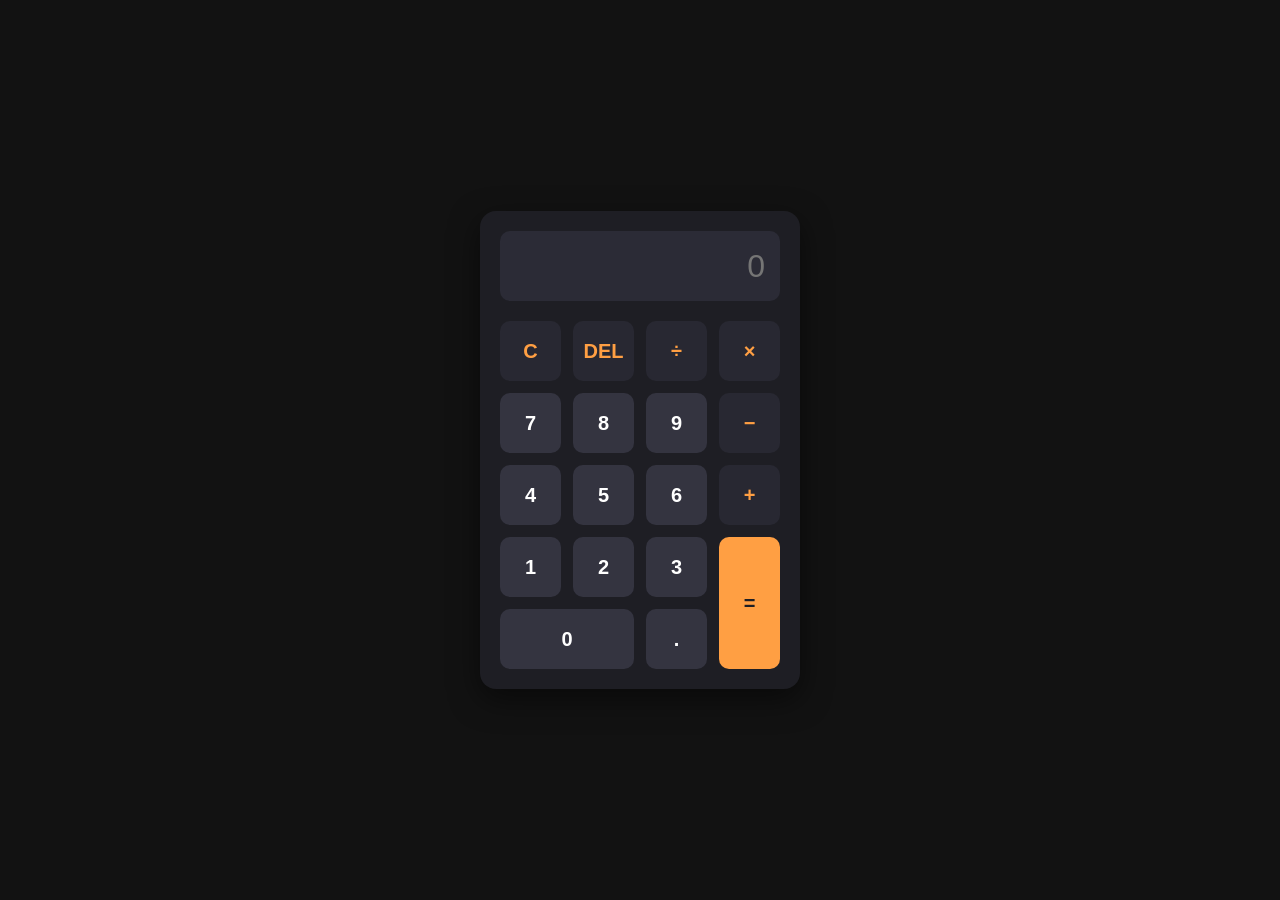
<file: index.html>
<!DOCTYPE html>
<html lang="en">
<head>
    <meta charset="UTF-8">
    <meta name="viewport" content="width=device-width, initial-scale=1.0">
    <title>Calculator</title>
    <link rel="stylesheet" href="style.css">
</head>
<body>
    <div class="calculator">
        <input type="text" id="display" disabled placeholder="0">
        <div class="buttons">
            <button class="btn operator" onclick="clearDisplay()">C</button>
            <button class="btn operator" onclick="deleteLast()">DEL</button>
            <button class="btn operator" onclick="appendValue('/')">÷</button>
            <button class="btn operator" onclick="appendValue('*')">×</button>

            <button class="btn" onclick="appendValue('7')">7</button>
            <button class="btn" onclick="appendValue('8')">8</button>
            <button class="btn" onclick="appendValue('9')">9</button>
            <button class="btn operator" onclick="appendValue('-')">−</button>

            <button class="btn" onclick="appendValue('4')">4</button>
            <button class="btn" onclick="appendValue('5')">5</button>
            <button class="btn" onclick="appendValue('6')">6</button>
            <button class="btn operator" onclick="appendValue('+')">+</button>

            <button class="btn" onclick="appendValue('1')">1</button>
            <button class="btn" onclick="appendValue('2')">2</button>
            <button class="btn" onclick="appendValue('3')">3</button>
            <button class="btn equals" onclick="calculate()">=</button>

            <button class="btn zero" onclick="appendValue('0')">0</button>
            <button class="btn" onclick="appendValue('.')">.</button>
        </div>
    </div>

    <script>
        const display = document.getElementById('display');

        function appendValue(value) {
            if (display.value === 'Error') display.value = '';
            display.value += value;
        }

        function clearDisplay() {
            display.value = '';
        }

        function deleteLast() {
            display.value = display.value.slice(0, -1);
        }

        function calculate() {
            try {
                // Evaluates the math expression shown on the display
                const result = Function('"use strict";return (' + display.value + ')')();
                display.value = Number.isFinite(result) ? result : 'Error';
            } catch {
                display.value = 'Error';
            }
        }
    </script>
</body>
</html>
</file>
<file: style.css>
* {
    box-sizing: border-box;
    margin: 0;
    padding: 0;
    font-family: 'Segoe UI', Tahoma, Geneva, Verdana, sans-serif;
}

body {
    display: flex;
    justify-content: center;
    align-items: center;
    min-height: 100vh;
    background-color: #121212;
}

.calculator {
    background-color: #1e1e24;
    padding: 20px;
    border-radius: 16px;
    box-shadow: 0 10px 30px rgba(0, 0, 0, 0.5);
    width: 320px;
}

#display {
    width: 100%;
    height: 70px;
    background-color: #2b2b36;
    color: #ffffff;
    border: none;
    border-radius: 10px;
    margin-bottom: 20px;
    padding: 0 15px;
    font-size: 2rem;
    text-align: right;
    outline: none;
}

.buttons {
    display: grid;
    grid-template-columns: repeat(4, 1fr);
    gap: 12px;
}

.btn {
    height: 60px;
    border: none;
    border-radius: 10px;
    font-size: 1.25rem;
    font-weight: 600;
    cursor: pointer;
    background-color: #343440;
    color: #ffffff;
    transition: background-color 0.15s ease, transform 0.1s ease;
}

.btn:hover {
    background-color: #454554;
}

.btn:active {
    transform: scale(0.95);
}

.operator {
    background-color: #282832;
    color: #ff9f43;
}

.operator:hover {
    background-color: #363645;
}

.equals {
    background-color: #ff9f43;
    color: #1e1e24;
    grid-row: span 2;
    height: auto;
}

.equals:hover {
    background-color: #ffb168;
}

.zero {
    grid-column: span 2;
}
</file>
